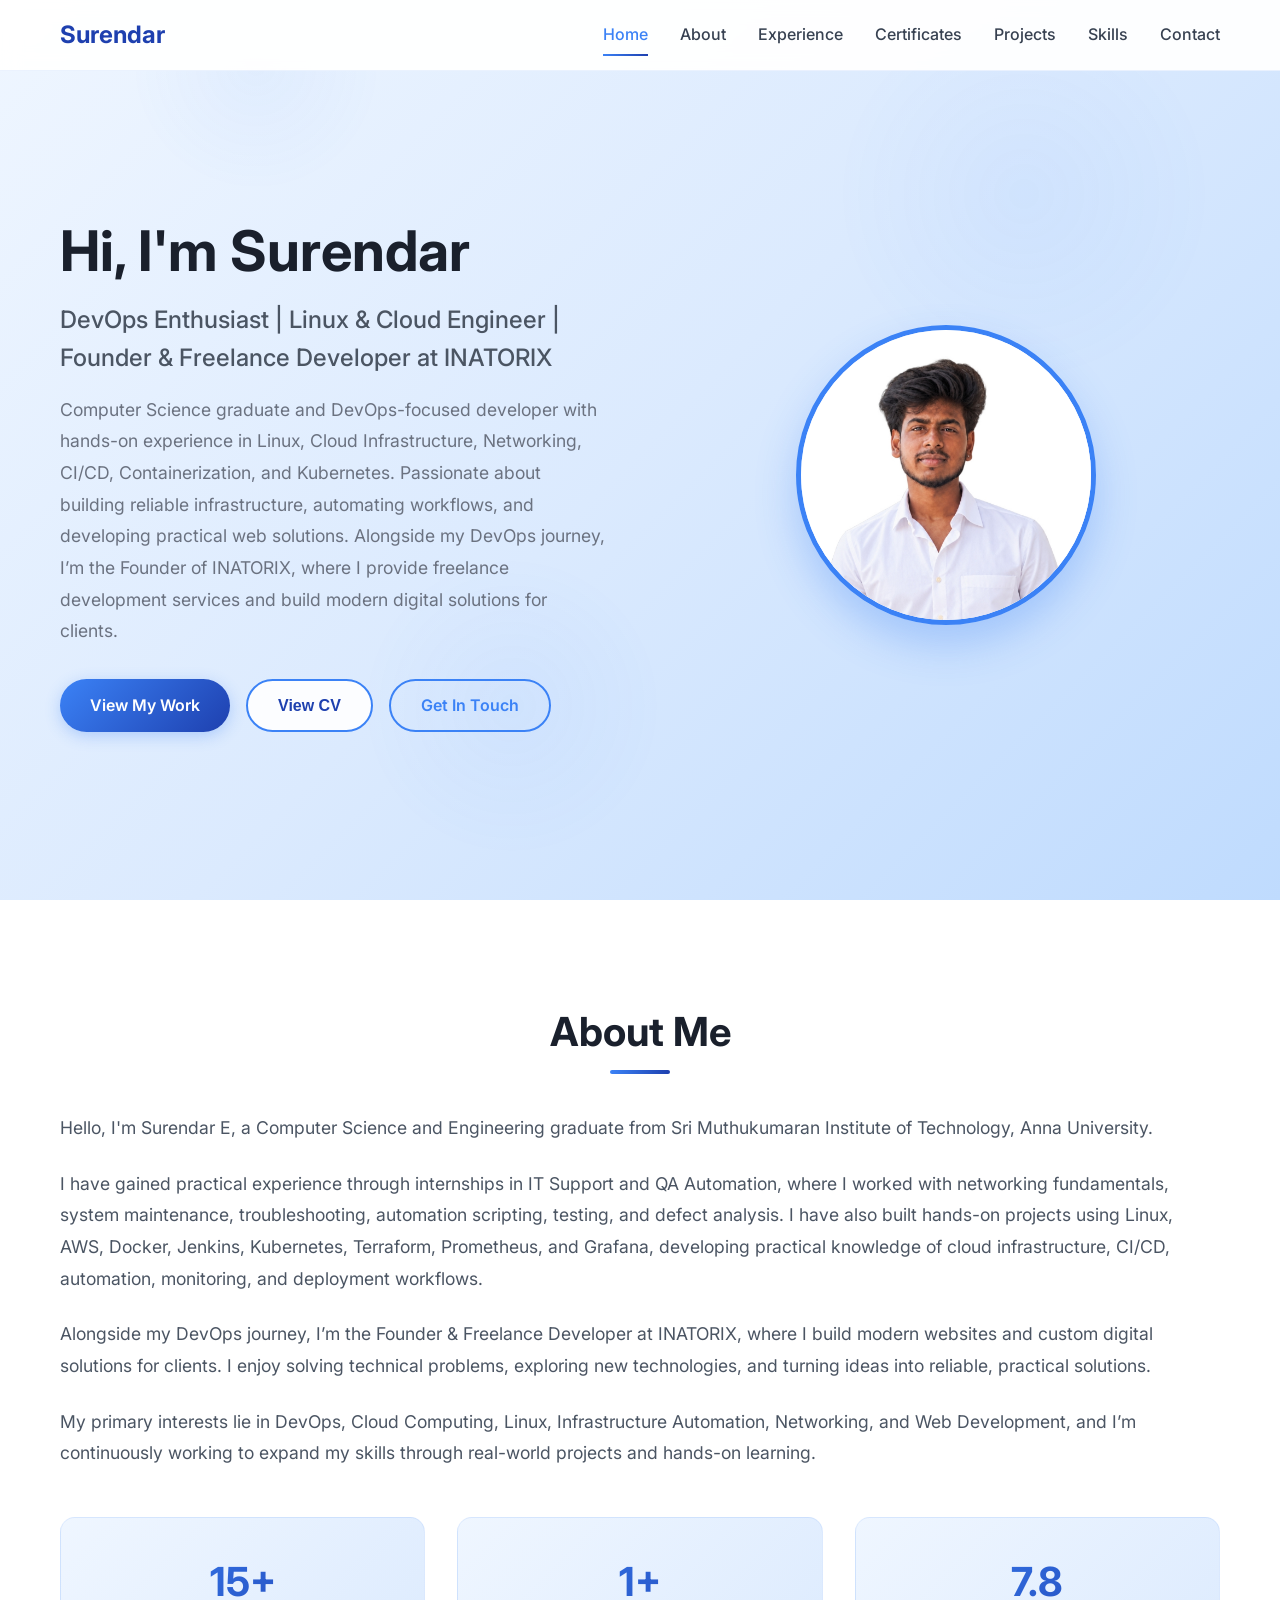
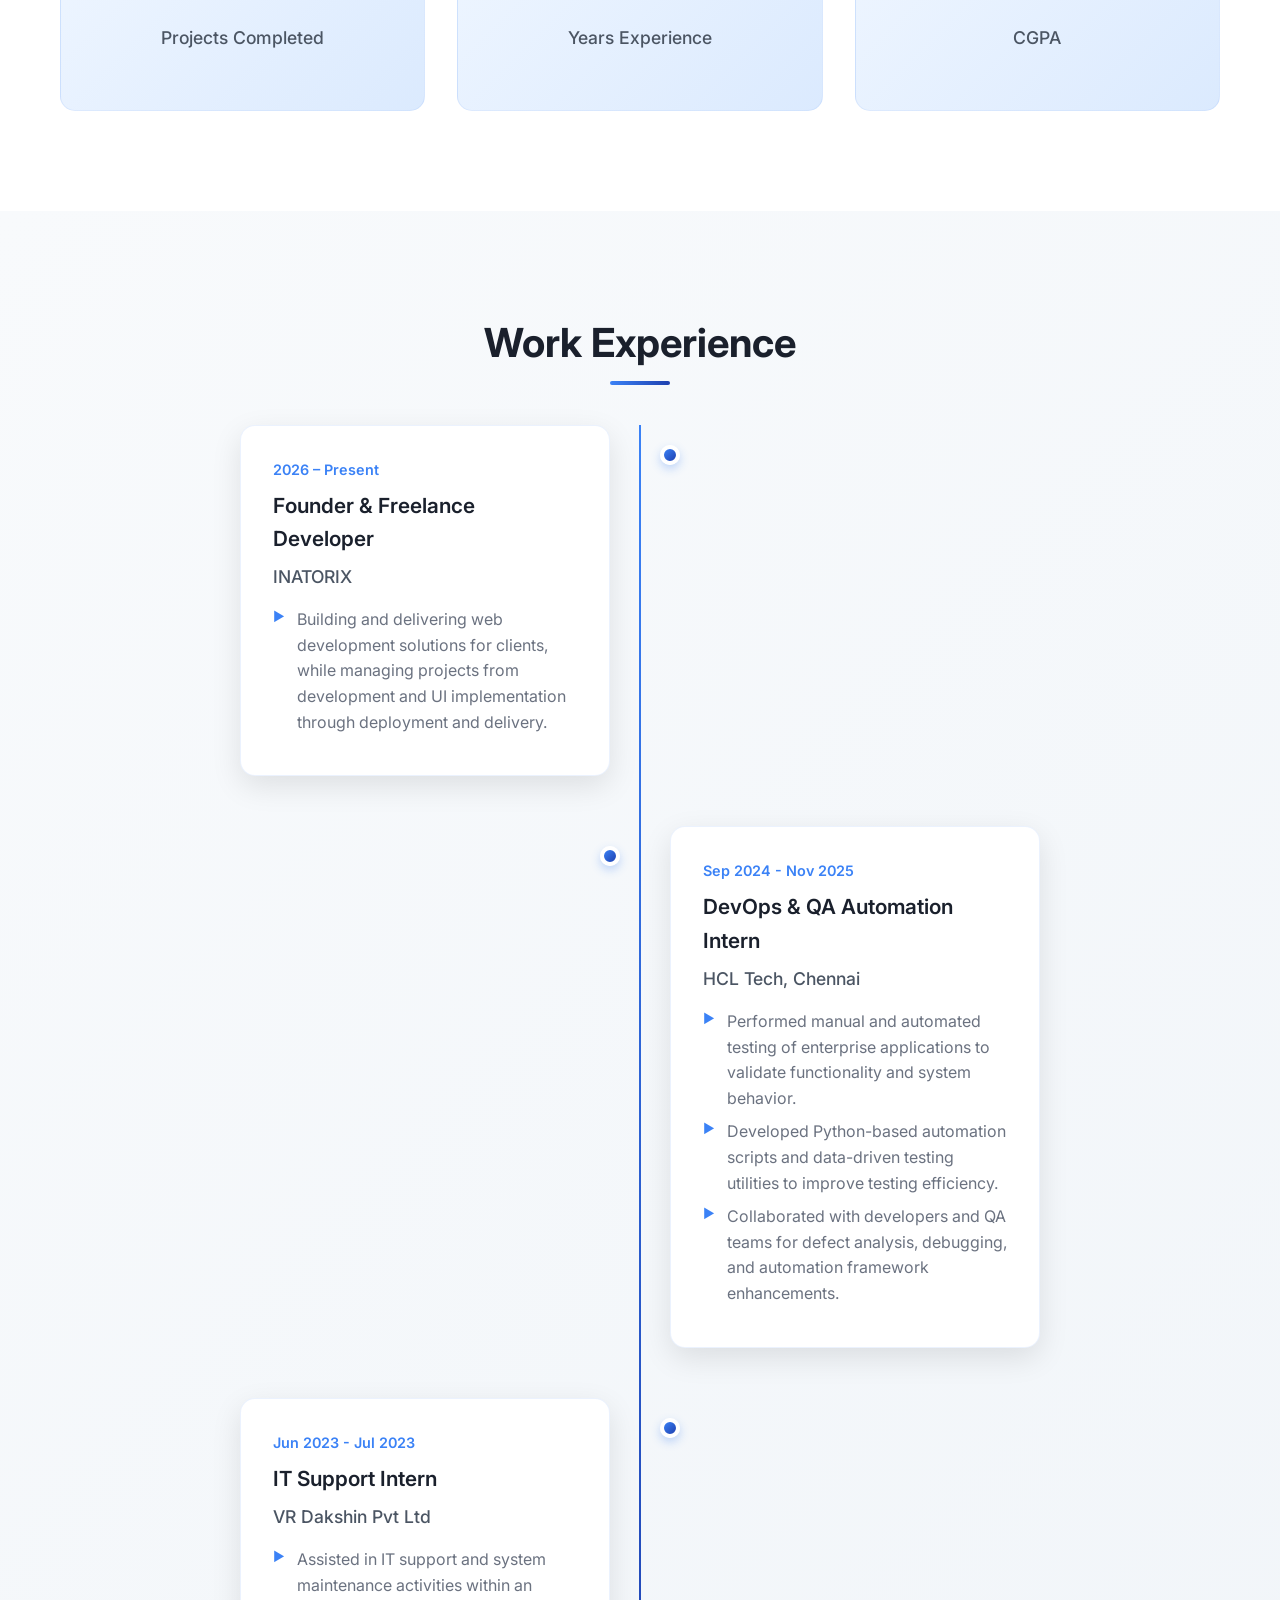
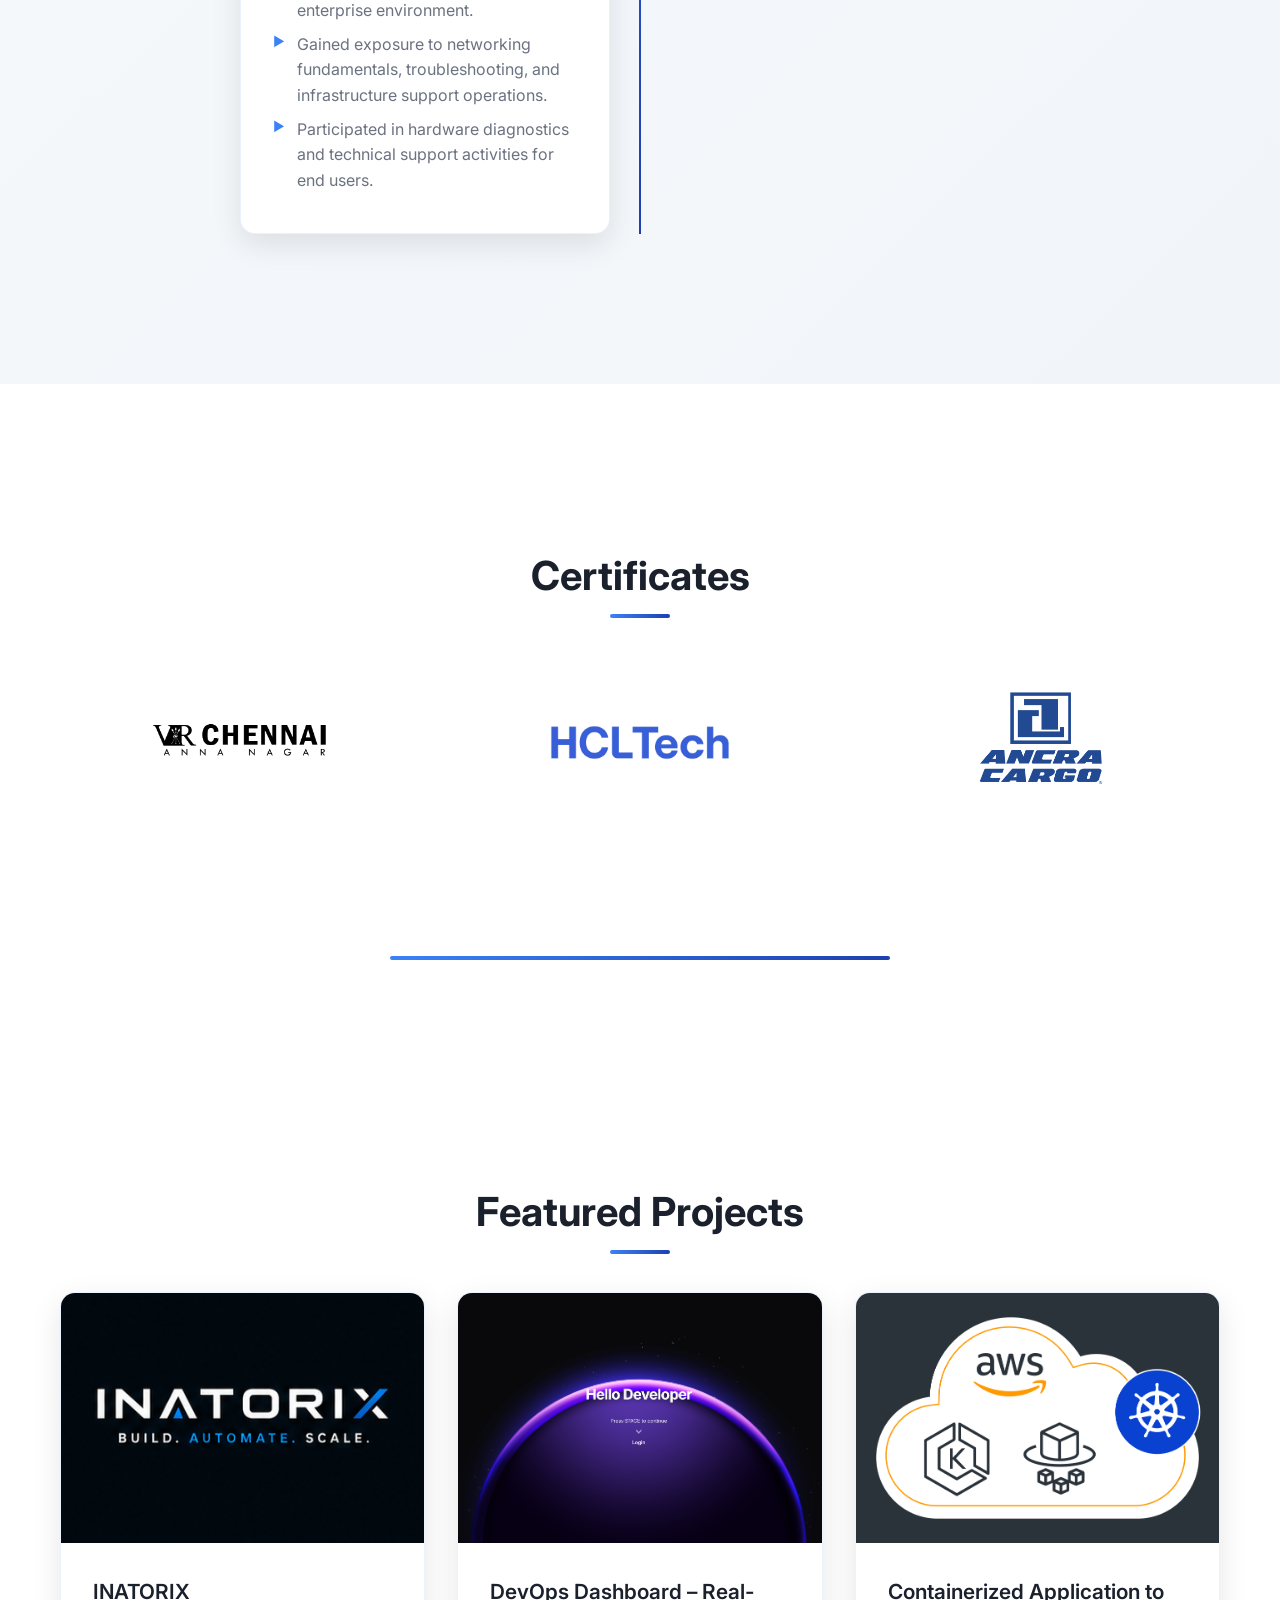
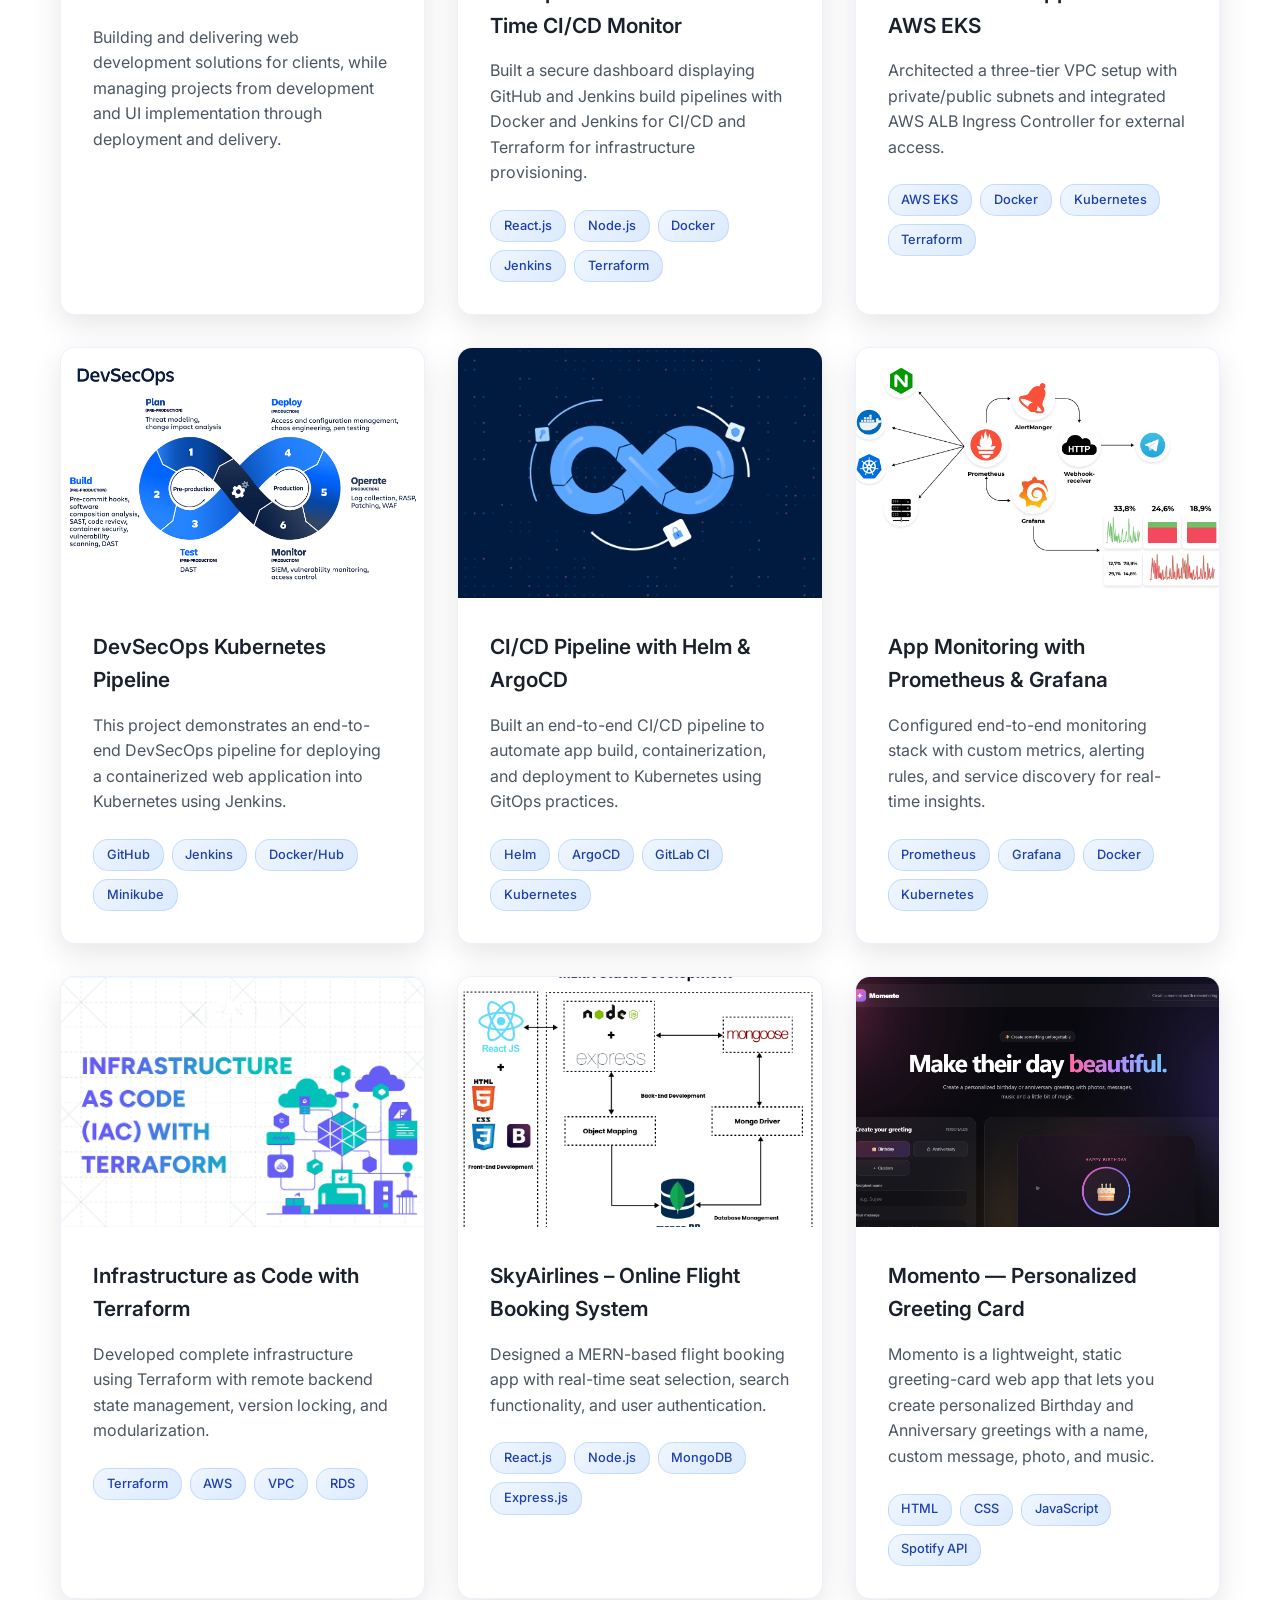
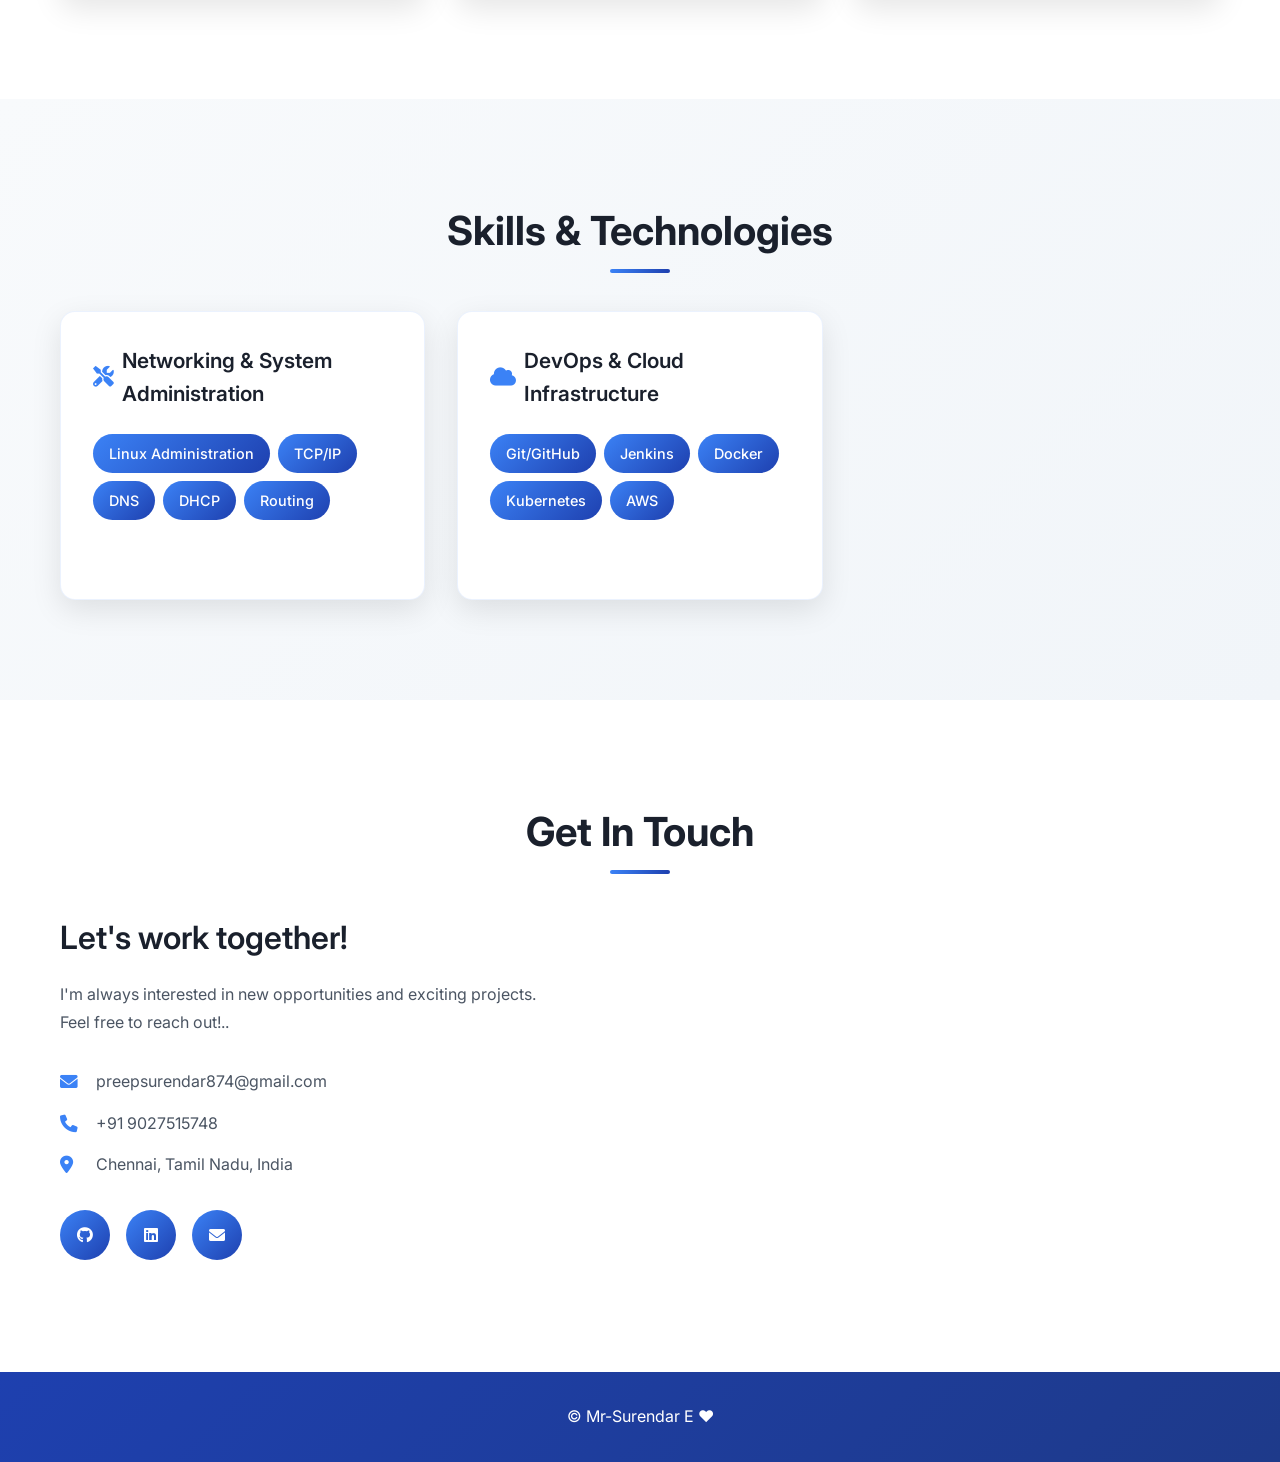
<file: index.html>
<!DOCTYPE html>
<html lang="en">
<head>
    <meta charset="UTF-8">
    <meta name="viewport" content="width=device-width, initial-scale=1.0">
    <title>Surendar - Engineer & Developer</title>
    <link rel="icon" href="files/surey.jpg">
    <link rel="stylesheet" href="styles.css">
    <link href="https://fonts.googleapis.com/css2?family=Inter:wght@300;400;500;600;700&display=swap" rel="stylesheet">
    <link rel="stylesheet" href="https://cdnjs.cloudflare.com/ajax/libs/font-awesome/6.0.0/css/all.min.css">
</head>
<body>
    <!-- Navigation -->
    <nav class="navbar" id="navbar">
        <div class="nav-container">
            <div class="nav-logo">
                <a href="#home">Surendar</a>
            </div>
            <div class="nav-menu" id="nav-menu">
                <a href="#home" class="nav-link">Home</a>
                <a href="#about" class="nav-link">About</a>
                <a href="#experience" class="nav-link">Experience</a>
                <a href="#certificates" class="nav-link">Certificates</a>
                <a href="#projects" class="nav-link">Projects</a>
                <a href="#skills" class="nav-link">Skills</a>
                <a href="#contact" class="nav-link">Contact</a>
            </div>
            <div class="hamburger" id="hamburger">
                <span></span>
                <span></span>
                <span></span>
            </div>
        </div>
    </nav>

    <!-- Hero Section -->
    <section id="home" class="hero">
        <div class="hero-container">
            <div class="hero-content">
                <h1 class="hero-title">
                    Hi, I'm <span class="highlight">Surendar </span>
                </h1>
                <p class="hero-subtitle">DevOps Enthusiast | Linux & Cloud Engineer | Founder & Freelance Developer at INATORIX</p>
                <p class="hero-description">
                    Computer Science graduate and DevOps-focused developer with hands-on experience in Linux, Cloud Infrastructure, Networking, CI/CD, Containerization, and Kubernetes. 
                    Passionate about building reliable infrastructure, automating workflows, and developing practical web solutions. Alongside my DevOps journey, 
                    I’m the Founder of INATORIX, where I provide freelance development services and build modern digital solutions for clients. 
                    
                </p>
                <div class="hero-buttons">
                    <a href="#projects" class="btn btn-primary">View My Work</a>
                    <button id="view-cv-btn" class="btn btn-secondary">View CV</button>
                    <a href="#contact" class="btn btn-outline">Get In Touch</a>
                </div>
            </div>
            <div class="hero-image">
                <div class="profile-card">
                    <div class="profile-img">
                        <img src="files/1792130693070.jpg" alt="Surendar E Profile Picture">
                    </div>
                </div>
            </div>
        </div>
    </section>

    <!-- About Section -->
    <section id="about" class="about">
        <div class="container">
            <h2 class="section-title">About Me</h2>
            <div class="about-content">
                <div class="about-text">
                   <p>
                    Hello, I'm Surendar E, a Computer Science and Engineering graduate from Sri Muthukumaran Institute of Technology, Anna University.
                   </p>
                   <p>
                   I have gained practical experience through internships in IT Support and QA Automation, where I worked with networking fundamentals, system maintenance, troubleshooting, automation scripting, testing, and defect analysis. I have also built hands-on projects using Linux, AWS, Docker, Jenkins, Kubernetes, Terraform, Prometheus, and Grafana, developing practical knowledge of cloud infrastructure, CI/CD, automation, monitoring, and deployment workflows.
                  </p>
                  <p>
                  Alongside my DevOps journey, I’m the Founder & Freelance Developer at INATORIX, where I build modern websites and custom digital solutions for clients. I enjoy solving technical problems, exploring new technologies, and turning ideas into reliable, practical solutions.
                  </p>
                 <p>
                 My primary interests lie in DevOps, Cloud Computing, Linux, Infrastructure Automation, Networking, and Web Development, and I’m continuously working to expand my skills through real-world projects and hands-on learning.
                 </p>

                    <div class="about-stats">
                        <div class="stat">
                            <h3>15+</h3>
                            <p>Projects Completed</p>
                        </div>
                        <div class="stat">
                            <h3>1+</h3>
                            <p>Years Experience</p>
                        </div>
                        <div class="stat">
                            <h3>7.8</h3>
                            <p>CGPA</p>
                        </div>
                    </div>
                </div>
            </div>
        </div>
    </section>

    <!-- Experience Section -->
    <section id="experience" class="experience">
        <div class="container">
            <h2 class="section-title">Work Experience</h2>
            <div class="timeline">
                <div class="timeline-item">
                    <div class="timeline-dot"></div>
                    <div class="timeline-content">
                        <div class="timeline-date">2026 – Present</div>
                        <h3>Founder & Freelance Developer</h3>
                        <h4>INATORIX</h4>
                        <ul>
                            <li>Building and delivering web development solutions for clients, while managing projects from development and UI implementation through deployment and delivery.</li>
                            
                        </ul>
                    </div>
                </div>
                <div class="timeline-item">
                    <div class="timeline-dot"></div>
                    <div class="timeline-content">
                        <div class="timeline-date">Sep 2024 - Nov 2025</div>
                        <h3>DevOps & QA Automation Intern</h3>
                        <h4>HCL Tech, Chennai</h4>
                        <ul>
                            <li>Performed manual and automated testing of enterprise applications to validate functionality and system behavior.</li>
                            <li>Developed Python-based automation scripts and data-driven testing utilities to improve testing efficiency.</li>
                            <li>Collaborated with developers and QA teams for defect analysis, debugging, and automation framework enhancements.</li>
                            
                        </ul>
                    </div>
                </div>
                <div class="timeline-item">
                    <div class="timeline-dot"></div>
                    <div class="timeline-content">
                        <div class="timeline-date">Jun 2023 - Jul 2023</div>
                        <h3>IT Support Intern</h3>
                        <h4>VR Dakshin Pvt Ltd</h4>
                        <ul>
                            <li>Assisted in IT support and system maintenance activities within an enterprise environment.</li>
                            <li>Gained exposure to networking fundamentals, troubleshooting, and infrastructure support operations.</li>
                            <li>Participated in hardware diagnostics and technical support activities for end users.</li>
                        </ul>
                    </div>
                </div>
            </div>
        </div>
    </section>

    <!-- Certificates -->
    <section id="certificates" class="certificates">
        <div class="container">
            <h2 class="section-title">Certificates</h2>
    
            <div class="certificates-grid">   
             <!-- VR -->
             <div class="certificate-card" onclick="openCertificates('vr')">
               <div class="certificate-logo">
                 <img src="files/vrchennai.jpg" alt="VR Dakshin Logo" class="logo-wide">
               </div>
               <span class="certificate-btn">View Certificate</span>
             </div>             
            <!-- HCL -->
            <div class="certificate-card">
              <div class="certificate-logo">
                <img src="files/HCLTech-Logo.jpg" alt="HCL Logo" class="logo-wide">
              </div>
            
              <div class="certificate-btn-group">
                <button
                  class="certificate-btn"
                  onclick="openHclWeb()"
                  type="button"
                >
                  Web Dev Intern
                </button>
            
                <button
                  class="certificate-btn"
                  onclick="openHclFinalYear()"
                  type="button"
                >
                  Final Year Project
                </button>
              </div>
            </div>         
             <!-- ANCRA -->
             <div class="certificate-card" onclick="openCertificates('ancra')">
               <div class="certificate-logo">
                 <img src="files/Ancra_logo.webp" alt="ANCRA Logo" class="logo-tall">
               </div>
               <span class="certificate-btn">View Certificate</span>
             </div>
            </div>
        </div>
    </section>

    <!-- Projects Section -->
    <section id="projects" class="projects">
        <div class="container">
            <h2 class="section-title">Featured Projects</h2>
            <div class="projects-grid">
                <div class="project-card">
                    <div class="project-image">
                        <img src="files/inatorix.png" alt="INATORIX">
                        <div class="project-overlay">
                            <div class="project-links">
                                <a href="https://github.com/Mr-Surendar" class="project-link" target="_blank"><i class="fab fa-github"></i></a>
                                <a href="https://mr-surendar.github.io/Momento.github.io/" class="project-link" target="_blank" rel="noopener noreferrer" aria-label="Open INATORIX project"><i class="fas fa-external-link-alt"></i></a>
                            </div>
                        </div>
                    </div>
                    <div class="project-content">
                        <h3>INATORIX</h3>
                        <p>Building and delivering web development solutions for clients, while managing projects from development and UI implementation through deployment and delivery.</p>
                        <div class="project-tech">
                        </div>
                    </div>
                </div>
                <div class="project-card">
                    <div class="project-image">
                        <img src="files/devops-dashboard.png" alt="DevOps Dashboard">
                        <div class="project-overlay">
                            <div class="project-links">
                                <a href="https://github.com/Mr-Surendar/DevOps-Dashboard.git" class="project-link" target="_blank"><i class="fab fa-github"></i></a>
                                <a href="#" class="project-link"><i class="fas fa-external-link-alt"></i></a>
                            </div>
                        </div>
                    </div>
                    <div class="project-content">
                        <h3>DevOps Dashboard – Real-Time CI/CD Monitor</h3>
                        <p>Built a secure dashboard displaying GitHub and Jenkins build pipelines with Docker and Jenkins for CI/CD and Terraform for infrastructure provisioning.</p>
                        <div class="project-tech">
                            <span>React.js</span>
                            <span>Node.js</span>
                            <span>Docker</span>
                            <span>Jenkins</span>
                            <span>Terraform</span>
                        </div>
                    </div>
                </div>

                <div class="project-card">
                    <div class="project-image">
                        <img src="files/aws-eks.png" alt="AWS EKS Deployment">
                        <div class="project-overlay">
                            <div class="project-links">
                                <a href="https://github.com/Mr-Surendar" class="project-link" target="_blank"><i class="fab fa-github"></i></a>
                                <a href="#" class="project-link"><i class="fas fa-external-link-alt"></i></a>
                            </div>
                        </div>
                    </div>
                    <div class="project-content">
                        <h3>Containerized Application to AWS EKS</h3>
                        <p>Architected a three-tier VPC setup with private/public subnets and integrated AWS ALB Ingress Controller for external access.</p>
                        <div class="project-tech">
                            <span>AWS EKS</span>
                            <span>Docker</span>
                            <span>Kubernetes</span>
                            <span>Terraform</span>
                        </div>
                    </div>
                </div>

                <div class="project-card">
                    <div class="project-image">
                        <img src="files/kubecalc.png" alt="Kubecalc Project">
                        <div class="project-overlay">
                            <div class="project-links">
                                <a href="https://github.com/Mr-Surendar/kubecalc.git" class="project-link" target="_blank"><i class="fab fa-github"></i></a>
                                <a href="#" class="project-link"><i class="fas fa-external-link-alt"></i></a>
                            </div>
                        </div>
                    </div>
                    <div class="project-content">
                        <h3>DevSecOps Kubernetes Pipeline</h3>
                        <p>This project demonstrates an end-to-end DevSecOps pipeline for deploying a containerized web application into Kubernetes using Jenkins.</p>
                        <div class="project-tech">
                            <span>GitHub</span>
                            <span>Jenkins</span>
                            <span>Docker/Hub</span>
                            <span>Minikube</span>
                        </div>
                    </div>
                </div>

                <div class="project-card">
                    <div class="project-image">
                        <img src="files/cicd-pipeline.png" alt="CI/CD Pipeline">
                        <div class="project-overlay">
                            <div class="project-links">
                                <a href="https://github.com/Mr-Surendar/CI-CD-with-Helm-ArgoCD.git" class="project-link" target="_blank"><i class="fab fa-github"></i></a>
                                <a href="#" class="project-link"><i class="fas fa-external-link-alt"></i></a>
                            </div>
                        </div>
                    </div>
                    <div class="project-content">
                        <h3>CI/CD Pipeline with Helm & ArgoCD</h3>
                        <p>Built an end-to-end CI/CD pipeline to automate app build, containerization, and deployment to Kubernetes using GitOps practices.</p>
                        <div class="project-tech">
                            <span>Helm</span>
                            <span>ArgoCD</span>
                            <span>GitLab CI</span>
                            <span>Kubernetes</span>
                        </div>
                    </div>
                </div>

                <div class="project-card">
                    <div class="project-image">
                        <img src="files/monitoring-stack.png" alt="Monitoring Stack">
                        <div class="project-overlay">
                            <div class="project-links">
                                <a href="https://github.com/Mr-Surendar/App-Monitoring-with-Prometheus-Grafana.git" class="project-link" target="_blank"><i class="fab fa-github"></i></a>
                                <a href="#" class="project-link"><i class="fas fa-external-link-alt"></i></a>
                            </div>
                        </div>
                    </div>
                    <div class="project-content">
                        <h3>App Monitoring with Prometheus & Grafana</h3>
                        <p>Configured end-to-end monitoring stack with custom metrics, alerting rules, and service discovery for real-time insights.</p>
                        <div class="project-tech">
                            <span>Prometheus</span>
                            <span>Grafana</span>
                            <span>Docker</span>
                            <span>Kubernetes</span>
                        </div>
                    </div>
                </div>

                <div class="project-card">
                    <div class="project-image">
                        <img src="files/infrastructure.png" alt="Infrastructure as Code">
                        <div class="project-overlay">
                            <div class="project-links">
                                <a href="https://github.com/Mr-Surendar/Infrastructure-as-Code-with-Terraform.git" class="project-link" target="_blank"><i class="fab fa-github"></i></a>
                                <a href="#" class="project-link"><i class="fas fa-external-link-alt"></i></a>
                            </div>
                        </div>
                    </div>
                    <div class="project-content">
                        <h3>Infrastructure as Code with Terraform</h3>
                        <p>Developed complete infrastructure using Terraform with remote backend state management, version locking, and modularization.</p>
                        <div class="project-tech">
                            <span>Terraform</span>
                            <span>AWS</span>
                            <span>VPC</span>
                            <span>RDS</span>
                        </div>
                    </div>
                </div>
                                <div class="project-card">
                    <div class="project-image">
                        <img src="files/skyairlines.png" alt="SkyAirlines">
                        <div class="project-overlay">
                            <div class="project-links">
                                <a href="https://github.com/Mr-Surendar/Flight-Booking-App.git" class="project-link" target="_blank"><i class="fab fa-github"></i></a>
                                <a href="#" class="project-link"><i class="fas fa-external-link-alt"></i></a>
                            </div>
                        </div>
                    </div>
                    <div class="project-content">
                        <h3>SkyAirlines – Online Flight Booking System</h3>
                        <p>Designed a MERN-based flight booking app with real-time seat selection, search functionality, and user authentication.</p>
                        <div class="project-tech">
                            <span>React.js</span>
                            <span>Node.js</span>
                            <span>MongoDB</span>
                            <span>Express.js</span>
                        </div>
                    </div>
                </div>
                                <div class="project-card">
                    <div class="project-image">
                        <img src="files/momento.png" alt="Momento">
                        <div class="project-overlay">
                            <div class="project-links">
                                <a href="https://github.com/Mr-Surendar/Momento.github.io" class="project-link" target="_blank"><i class="fab fa-github"></i></a>
                                <a href="#" class="project-link"><i class="fas fa-external-link-alt"></i></a>
                            </div>
                        </div>
                    </div>
                    <div class="project-content">
                        <h3>Momento — Personalized Greeting Card</h3>
                        <p>Momento is a lightweight, static greeting-card web app that lets you create personalized Birthday and Anniversary greetings with a name, custom message, photo, and music.</p>
                        <div class="project-tech">
                            <span>HTML</span>
                            <span>CSS</span>
                            <span>JavaScript</span>
                            <span>Spotify API</span>
                        </div>
                    </div>
                </div>
            </div>
        </div>
    </section>

    <!-- Skills Section -->
    <section id="skills" class="skills">
        <div class="container">
            <h2 class="section-title">Skills & Technologies</h2>
            <div class="skills-grid">
                <div class="skill-category">
                    <h3><i class="fas fa-tools"></i> Networking & System Administration</h3>
                    <div class="skill-items">
                        <span class="skill-item">Linux Administration</span>
                        <span class="skill-item">TCP/IP</span>
                        <span class="skill-item">DNS</span>
                        <span class="skill-item">DHCP</span>
                        <span class="skill-item">Routing</span>
                        <span class="skill-item">Network Troubleshooting</span>
                    </div>
                </div>
                <div class="skill-category">
                    <h3><i class="fas fa-cloud"></i> DevOps & Cloud Infrastructure</h3>
                    <div class="skill-items">
                        <span class="skill-item">Git/GitHub</span>
                        <span class="skill-item">Jenkins</span>
                        <span class="skill-item">Docker</span>
                        <span class="skill-item">Kubernetes</span>
                        <span class="skill-item">AWS</span>
                        <span class="skill-item">Terraform</span>
                    </div>
                </div>
                <div class="skill-category">
                    <h3><i class="fas fa-code"></i> Monitoring & Observability</h3>
                    <div class="skill-items">
                        <span class="skill-item">Prometheus</span>
                        <span class="skill-item">Grafana</span>
                        <span class="skill-item">Node Exporter</span>
                    </div>
                </div>
            </div>
        </div>
    </section>

    <!-- Contact Section -->
    <section id="contact" class="contact">
        <div class="container">
            <h2 class="section-title">Get In Touch</h2>
            <div class="contact-content">
                <div class="contact-info">
                    <h3>Let's work together!</h3>
                    <p>I'm always interested in new opportunities and exciting projects. Feel free to reach out!..</p>
                    <div class="contact-details">
                        <div class="contact-item">
                            <i class="fas fa-envelope"></i>
                            <span>preepsurendar874@gmail.com</span>
                        </div>
                        <div class="contact-item">
                            <i class="fas fa-phone"></i>
                            <span>+91 9027515748</span>
                        </div>
                        <div class="contact-item">
                            <i class="fas fa-map-marker-alt"></i>
                            <span>Chennai, Tamil Nadu, India</span>
                        </div>
                    </div>
                    <div class="social-links">
                        <a href="https://github.com/Mr-Surendar" class="social-link" target="_blank"><i class="fab fa-github"></i></a>
                        <a href="https://www.linkedin.com/in/surendar-e1074" class="social-link" target="_blank"><i class="fab fa-linkedin"></i></a>
                        <a href="mailto:preepsurendar874@gmail.com" class="social-link"><i class="fas fa-envelope"></i></a>
                    </div>
                </div>
                <div class="contact-form dino-wrapper">
                  <canvas id="dinoCanvas"></canvas>
                  <button id="dinoBtn" class="dino-btn">▶Start</button>
                </div>
            </div>
        </div>
    </section>

    <!-- Footer -->
    <footer class="footer">
        <div class="container">
            <p>&copy; Mr-Surendar E ❤︎ </p>
        </div>
    </footer>

    <!-- CV Modal -->
    <div id="cv-modal" class="modal">
        <div class="modal-content">
            <div class="modal-header">
                <h2>Surendar - Resume</h2>
                <div class="modal-actions">
                    <button id="download-cv-btn" class="btn btn-primary">
                        <i class="fas fa-download"></i> Download CV
                    </button>
                    <button id="open-cv-btn" class="btn btn-secondary">
                        <i class="fas fa-external-link-alt"></i> Open in New Tab
                    </button>
                    <span class="close">&times;</span>
                </div>
            </div>
            <div class="modal-body">
                <div class="cv-viewer">
                    <div class="cv-loading" id="cv-loading">
                        <div class="loading-spinner"></div>
                        <p>Loading resume...</p>
                    </div>
                    <iframe id="cv-iframe" width="100%" height="600px" frameborder="0" style="display: none;">
                    </iframe>
                    <div class="cv-fallback" id="cv-fallback" style="display: none;">
                        <div class="fallback-message">
                            <i class="fas fa-file-pdf" style="font-size: 3rem; color: #3b82f6; margin-bottom: 1rem;"></i>
                            <h3>Resume Preview</h3>
                            <p>Your browser doesn't support PDF viewing. Use the buttons above to download or open in a new tab.</p>
                            <div class="fallback-buttons">
                                <button id="retry-cv-btn" class="btn btn-outline">
                                    <i class="fas fa-redo"></i> Try Again
                                </button>
                            </div>
                        </div>
                    </div>
                    <div class="cv-embed-fallback" id="cv-embed-fallback" style="display: none;">
                        <embed id="cv-embed" src="/placeholder.svg" type="application/pdf" width="100%" height="600px">
                    </div>
                </div>
            </div>
        </div>
    </div>

    <script src="script.js"></script>
</body>
</html>
</file>
<file: styles.css>
/* Reset and Base Styles */
* {
  margin: 0;
  padding: 0;
  box-sizing: border-box;
}

html {
  scroll-behavior: smooth;
}

body {
  font-family: "Inter", sans-serif;
  line-height: 1.6;
  color: #1a202c;
  background-color: #ffffff;
  overflow-x: hidden;
}

.container {
  max-width: 1200px;
  margin: 0 auto;
  padding: 0 20px;
}

/* Navigation */
.navbar {
  position: fixed;
  top: 0;
  width: 100%;
  background: rgba(255, 255, 255, 0.95);
  backdrop-filter: blur(10px);
  z-index: 1000;
  transition: all 0.3s ease;
  border-bottom: 1px solid rgba(59, 130, 246, 0.1);
}

.navbar.scrolled {
  box-shadow: 0 4px 20px rgba(59, 130, 246, 0.1);
  background: rgba(255, 255, 255, 0.98);
}

.nav-container {
  max-width: 1200px;
  margin: 0 auto;
  padding: 0 20px;
  display: flex;
  justify-content: space-between;
  align-items: center;
  height: 70px;
}

.nav-logo a {
  font-size: 1.5rem;
  font-weight: 700;
  color: #1e40af;
  text-decoration: none;
  transition: color 0.3s ease;
}

.nav-logo a:hover {
  color: #3b82f6;
}

.nav-menu {
  display: flex;
  gap: 2rem;
}

.nav-link {
  color: #374151;
  text-decoration: none;
  font-weight: 500;
  transition: all 0.3s ease;
  position: relative;
  padding: 0.5rem 0;
}

.nav-link:hover {
  color: #3b82f6;
}

.nav-link::after {
  content: "";
  position: absolute;
  width: 0;
  height: 2px;
  bottom: 0;
  left: 0;
  background: linear-gradient(90deg, #3b82f6, #1e40af);
  transition: width 0.3s ease;
}

.nav-link:hover::after,
.nav-link.active::after {
  width: 100%;
}

.hamburger {
  display: none;
  flex-direction: column;
  cursor: pointer;
  padding: 5px;
}

.hamburger span {
  width: 25px;
  height: 3px;
  background: #1e40af;
  margin: 3px 0;
  transition: 0.3s;
  border-radius: 2px;
}

.hamburger.active span:nth-child(1) {
  transform: rotate(-45deg) translate(-5px, 6px);
}

.hamburger.active span:nth-child(2) {
  opacity: 0;
}

.hamburger.active span:nth-child(3) {
  transform: rotate(45deg) translate(-5px, -6px);
}

/* Hero Section */
.hero {
  min-height: 100vh;
  display: flex;
  align-items: center;
  padding: 100px 0 50px;
  background: linear-gradient(135deg, #eff6ff 0%, #dbeafe 50%, #bfdbfe 100%);
  position: relative;
  overflow: hidden;
}

.hero::before {
  content: "";
  position: absolute;
  top: 0;
  left: 0;
  right: 0;
  bottom: 0;
  background: url('data:image/svg+xml,<svg xmlns="http://www.w3.org/2000/svg" viewBox="0 0 1000 1000"><defs><radialGradient id="a" cx="50%" cy="50%"><stop offset="0%" stop-color="%233b82f6" stop-opacity="0.1"/><stop offset="100%" stop-color="%233b82f6" stop-opacity="0"/></radialGradient></defs><circle cx="200" cy="200" r="100" fill="url(%23a)"/><circle cx="800" cy="300" r="150" fill="url(%23a)"/><circle cx="400" cy="700" r="120" fill="url(%23a)"/></svg>')
    no-repeat center center;
  background-size: cover;
  opacity: 0.5;
  z-index: 0;
}

.hero-container {
  max-width: 1200px;
  margin: 0 auto;
  padding: 0 20px;
  display: grid;
  grid-template-columns: 1fr 1fr;
  gap: 4rem;
  align-items: center;
  position: relative;
  z-index: 1;
}

.hero-content {
  animation: fadeInUp 1s ease-out;
}

.hero-title {
  font-size: 3.5rem;
  font-weight: 700;
  margin-bottom: 1rem;
  color: #1a202c;
  line-height: 1.2;
}

.highlight {
  background: linear-gradient(135deg, #3b82f6, #1e40af);
  -webkit-background-clip: text;
  -webkit-text-fill-color: transparent;
  background-clip: text;
}

.hero-subtitle {
  font-size: 1.5rem;
  color: #4b5563;
  margin-bottom: 1rem;
  font-weight: 500;
}

.hero-description {
  font-size: 1.1rem;
  color: #6b7280;
  margin-bottom: 2rem;
  line-height: 1.8;
}

.hero-buttons {
  display: flex;
  gap: 1rem;
  flex-wrap: wrap;
}

.btn {
  padding: 12px 30px;
  border-radius: 50px;
  text-decoration: none;
  font-weight: 600;
  transition: all 0.3s ease;
  display: inline-flex;
  align-items: center;
  gap: 0.5rem;
  border: none;
  cursor: pointer;
  font-size: 1rem;
  position: relative;
  overflow: hidden;
}

.btn::before {
  content: "";
  position: absolute;
  top: 0;
  left: -100%;
  width: 100%;
  height: 100%;
  background: linear-gradient(90deg, transparent, rgba(255, 255, 255, 0.2), transparent);
  transition: left 0.5s;
}

.btn:hover::before {
  left: 100%;
}

.btn-primary {
  background: linear-gradient(135deg, #3b82f6, #1e40af);
  color: white;
  box-shadow: 0 4px 15px rgba(59, 130, 246, 0.3);
}

.btn-primary:hover {
  transform: translateY(-2px);
  box-shadow: 0 8px 25px rgba(59, 130, 246, 0.4);
}

.btn-secondary {
  background: rgba(255, 255, 255, 0.9);
  color: #1e40af;
  border: 2px solid #3b82f6;
  backdrop-filter: blur(10px);
}

.btn-secondary:hover {
  background: #3b82f6;
  color: white;
  transform: translateY(-2px);
}

.btn-outline {
  background: transparent;
  color: #3b82f6;
  border: 2px solid #3b82f6;
}

.btn-outline:hover {
  background: #3b82f6;
  color: white;
  transform: translateY(-2px);
}

.hero-image {
  display: flex;
  justify-content: center;
  animation: fadeInRight 1s ease-out;
}

.profile-card {
  position: relative;
}

.profile-img {
  width: 300px;
  height: 300px;
  border-radius: 50%;
  overflow: hidden;
  border: 5px solid #3b82f6;
  box-shadow: 0 20px 40px rgba(59, 130, 246, 0.3);
  position: relative;
  animation: float 6s ease-in-out infinite;
}

.profile-img::before {
  content: "";
  position: absolute;
  top: -50%;
  left: -50%;
  width: 200%;
  height: 200%;
  background: linear-gradient(45deg, transparent, rgba(59, 130, 246, 0.1), transparent);
  animation: rotate 4s linear infinite;
  z-index: -1;
}

.profile-img img {
  width: 100%;
  height: 100%;
  object-fit: cover;
}

/* Section Styles */
section {
  position: relative;
  z-index: 1;
}

.section-title {
  text-align: center;
  font-size: 2.5rem;
  font-weight: 700;
  margin-bottom: 3rem;
  color: #1a202c;
  position: relative;
}

.section-title::after {
  content: "";
  position: absolute;
  width: 60px;
  height: 4px;
  background: linear-gradient(90deg, #3b82f6, #1e40af);
  bottom: -10px;
  left: 50%;
  transform: translateX(-50%);
  border-radius: 2px;
}

/* About Section */
.about {
  padding: 100px 0;
  background: #ffffff;
}

.about-text p {
  font-size: 1.1rem;
  color: #4b5563;
  margin-bottom: 1.5rem;
  line-height: 1.8;
}

.about-stats {
  display: grid;
  grid-template-columns: repeat(3, 1fr);
  gap: 2rem;
  margin-top: 3rem;
}

.stat {
  text-align: center;
  padding: 2rem;
  background: linear-gradient(135deg, #eff6ff, #dbeafe);
  border-radius: 15px;
  border: 1px solid rgba(59, 130, 246, 0.1);
  transition: transform 0.3s ease;
}

.stat:hover {
  transform: translateY(-5px);
}

.stat h3 {
  font-size: 2.5rem;
  font-weight: 700;
  background: linear-gradient(135deg, #3b82f6, #1e40af);
  -webkit-background-clip: text;
  -webkit-text-fill-color: transparent;
  background-clip: text;
  margin-bottom: 0.5rem;
}

.stat p {
  color: #4b5563;
  font-weight: 500;
}

/* Experience Section */
.experience {
  padding: 100px 0;
  background: linear-gradient(135deg, #f8fafc, #f1f5f9);
}

.timeline {
  max-width: 800px;
  margin: 0 auto;
  position: relative;
}

.timeline::before {
  content: "";
  position: absolute;
  left: 50%;
  top: 0;
  bottom: 0;
  width: 2px;
  background: linear-gradient(180deg, #3b82f6, #1e40af);
  transform: translateX(-50%);
}

.timeline-item {
  display: flex;
  justify-content: flex-end;
  padding-right: 30px;
  position: relative;
  margin: 50px 0;
  width: 50%;
}

.timeline-item:nth-child(even) {
  align-self: flex-end;
  justify-content: flex-start;
  padding-left: 30px;
  padding-right: 0;
  margin-left: 50%;
}

.timeline-dot {
  height: 20px;
  width: 20px;
  background: linear-gradient(135deg, #3b82f6, #1e40af);
  border-radius: 50%;
  position: absolute;
  top: 20px;
  right: -40px;
  border: 4px solid white;
  box-shadow: 0 4px 10px rgba(59, 130, 246, 0.3);
}

.timeline-item:nth-child(even) .timeline-dot {
  left: -40px;
  right: auto;
}

.timeline-content {
  background: white;
  padding: 2rem;
  border-radius: 15px;
  box-shadow: 0 10px 30px rgba(0, 0, 0, 0.1);
  border: 1px solid rgba(59, 130, 246, 0.1);
  transition: transform 0.3s ease;
}

.timeline-content:hover {
  transform: translateY(-5px);
}

.timeline-date {
  color: #3b82f6;
  font-weight: 600;
  font-size: 0.9rem;
  margin-bottom: 0.5rem;
}

.timeline-content h3 {
  color: #1a202c;
  font-size: 1.3rem;
  font-weight: 600;
  margin-bottom: 0.5rem;
}

.timeline-content h4 {
  color: #4b5563;
  font-size: 1.1rem;
  font-weight: 500;
  margin-bottom: 1rem;
}

.timeline-content ul {
  list-style: none;
  padding: 0;
}

.timeline-content li {
  color: #6b7280;
  margin-bottom: 0.5rem;
  padding-left: 1.5rem;
  position: relative;
}

.timeline-content li::before {
  content: "▶";
  color: #3b82f6;
  position: absolute;
  left: 0;
  font-size: 0.8rem;
}

/* Certificates */

.certificates {
  padding: 120px 0px;
  margin-top: 40px;
  background: #ffffff;
}

.certificates-grid {
  display: grid;
  grid-template-columns: repeat(auto-fit, minmax(240px, 1fr));
  gap: 2.5rem;
}

/* Compact card */
.certificate-card {
  display: flex;
  flex-direction: column; 
  align-items: center;
  justify-content: center;
  gap: 1.2rem;             
  padding: 1.6rem 1.4rem;  
  border-radius: 14px;
  background: transparent;
  border: 1px solid transparent;
  transition: all 0.3s ease;
  cursor: pointer;
}

/* Logo base */
.certificate-card img {
  height: auto;
  transition: transform 0.3s ease;
}

/* Logo size normalization */
.logo-wide {
  max-width: 180px;
}

.logo-tall {
  max-width: 130px;
}

.certificate-logo {
  height: 110px;     
  display: flex;
  align-items: center;
  justify-content: center;
}

/* Hover card */
.certificate-card:hover {
  background: #ffffff;
  border: 1px solid rgba(59, 130, 246, 0.15);
  box-shadow: 0 8px 24px rgba(0, 0, 0, 0.1);
  transform: translateY(-5px);
}

/* Button – hidden by default */
.certificate-btn {
  opacity: 0;
  transform: translateY(6px);
  transition: all 0.25s ease;
  background: linear-gradient(135deg, #3b82f6, #1e40af);
  color: white;
  padding: 8px 18px; 
  border-radius: 30px;
  font-weight: 600;
  font-size: 0.85rem;
  box-shadow: 0 4px 14px rgba(59, 130, 246, 0.35);
  pointer-events: none;  
}

/* Show button on hover */
.certificate-card:hover .certificate-btn {
  opacity: 1;
  transform: translateY(0);
}

/* Blue divider after Certificates section */
.certificates::after {
  content: "";
  display: block;
  width: 500px;  
  height: 4px;
  margin: 80px auto 0; 
  background: linear-gradient(90deg, #3b82f6, #1e40af);
  border-radius: 2px;
}

/* HCL – two buttons on hover */
.certificate-btn {
  pointer-events: auto;
  cursor: pointer;
  border: none;
  background: linear-gradient(135deg, #3b82f6, #1e40af);
  color: white;
  padding: 8px 18px;
  border-radius: 30px;
  font-weight: 600;
  font-size: 0.85rem;
}


.certificate-btn-group {
  display: flex;
  gap: 1.5rem;
}




/* Show both buttons on hover */
.certificate-card:hover .certificate-btn-group {
  opacity: 1;
  transform: translateY(0);
  text-decoration: none;
  display: flex;
  gap: 1.2rem; 
}

/* Slightly smaller buttons so two fit nicely */
.certificate-btn-group .certificate-btn {
  font-size: 0.75rem;
  padding: 7px 14px;
  white-space: nowrap;
}


/* Projects Section */
.projects {
  padding: 100px 0;
  background: #ffffff;
}

.projects-grid {
  display: grid;
  grid-template-columns: repeat(auto-fit, minmax(350px, 1fr));
  gap: 2rem;
}

.project-card {
  background: white;
  border-radius: 15px;
  overflow: hidden;
  box-shadow: 0 10px 30px rgba(0, 0, 0, 0.1);
  border: 1px solid rgba(59, 130, 246, 0.1);
  transition: all 0.3s ease;
  position: relative;
}

.project-card:hover {
  transform: translateY(-10px);
  box-shadow: 0 20px 40px rgba(59, 130, 246, 0.2);
}

.project-image {
  position: relative;
  overflow: hidden;
  height: 250px;
}

.project-image img {
  width: 100%;
  height: 100%;
  object-fit: cover;
  transition: transform 0.3s ease;
}

.project-overlay {
  position: absolute;
  top: 0;
  left: 0;
  right: 0;
  bottom: 0;
  background: linear-gradient(135deg, rgba(59, 130, 246, 0.95), rgba(30, 64, 175, 0.95));
  display: flex;
  align-items: center;
  justify-content: center;
  opacity: 0;
  visibility: hidden;
  transition: all 0.3s ease;
  z-index: 10;
}

.project-card:hover .project-overlay {
  opacity: 1;
  visibility: visible;
}

.project-card:hover .project-image img {
  transform: scale(1.1);
}

.project-links {
  display: flex;
  gap: 1.5rem;
  z-index: 20;
  position: relative;
}

.project-link {
  width: 60px;
  height: 60px;
  background: rgba(255, 255, 255, 0.95);
  color: #3b82f6;
  display: flex;
  align-items: center;
  justify-content: center;
  border-radius: 50%;
  text-decoration: none;
  transition: all 0.3s ease;
  font-size: 1.2rem;
  box-shadow: 0 4px 15px rgba(0, 0, 0, 0.2);
  backdrop-filter: blur(10px);
  border: 2px solid rgba(255, 255, 255, 0.3);
}

.project-link:hover {
  transform: scale(1.15) translateY(-2px);
  background: #3b82f6;
  color: white;
  box-shadow: 0 8px 25px rgba(59, 130, 246, 0.4);
}

.project-link i {
  font-size: 1.2rem;
  transition: transform 0.3s ease;
}

.project-link:hover i {
  transform: scale(1.1);
}

/* Ensure project links are always accessible */
.project-overlay * {
  pointer-events: auto;
}

.project-link {
  pointer-events: auto !important;
  cursor: pointer !important;
}

/* Add hover effect for better visibility */
.project-card:hover .project-links {
  animation: fadeInScale 0.4s ease-out;
}

@keyframes fadeInScale {
  0% {
    opacity: 0;
    transform: scale(0.8);
  }
  100% {
    opacity: 1;
    transform: scale(1);
  }
}

/* Add pulse animation to draw attention */
.project-link {
  animation: pulse 2s infinite;
}

@keyframes pulse {
  0% {
    box-shadow: 0 4px 15px rgba(0, 0, 0, 0.2);
  }
  50% {
    box-shadow: 0 4px 20px rgba(59, 130, 246, 0.3);
  }
  100% {
    box-shadow: 0 4px 15px rgba(0, 0, 0, 0.2);
  }
}

.project-card:hover .project-link {
  animation: none;
}

.project-content {
  padding: 2rem;
}

.project-content h3 {
  font-size: 1.3rem;
  font-weight: 600;
  margin-bottom: 1rem;
  color: #1a202c;
}

.project-content p {
  color: #4b5563;
  margin-bottom: 1.5rem;
  line-height: 1.6;
}

.project-tech {
  display: flex;
  flex-wrap: wrap;
  gap: 0.5rem;
}

.project-tech span {
  background: linear-gradient(135deg, #eff6ff, #dbeafe);
  color: #1e40af;
  padding: 0.3rem 0.8rem;
  border-radius: 15px;
  font-size: 0.8rem;
  font-weight: 500;
  border: 1px solid rgba(59, 130, 246, 0.2);
}

/* Skills Section */
.skills {
  padding: 100px 0;
  background: linear-gradient(135deg, #f8fafc, #f1f5f9);
}

.skills-grid {
  display: grid;
  grid-template-columns: repeat(auto-fit, minmax(300px, 1fr));
  gap: 2rem;
}

.skill-category {
  background: white;
  padding: 2rem;
  border-radius: 15px;
  box-shadow: 0 10px 30px rgba(0, 0, 0, 0.1);
  border: 1px solid rgba(59, 130, 246, 0.1);
  transition: transform 0.3s ease;
}

.skill-category:hover {
  transform: translateY(-5px);
}

.skill-category h3 {
  font-size: 1.3rem;
  font-weight: 600;
  margin-bottom: 1.5rem;
  color: #1a202c;
  display: flex;
  align-items: center;
  gap: 0.5rem;
}

.skill-category h3 i {
  color: #3b82f6;
}

.skill-items {
  display: flex;
  flex-wrap: wrap;
  gap: 0.5rem;
}

.skill-item {
  background: linear-gradient(135deg, #3b82f6, #1e40af);
  color: white;
  padding: 0.5rem 1rem;
  border-radius: 25px;
  font-size: 0.9rem;
  font-weight: 500;
  transition: all 0.3s ease;
  cursor: default;
}

.skill-item:hover {
  transform: translateY(-2px);
  box-shadow: 0 4px 15px rgba(59, 130, 246, 0.3);
}

/* Contact Section */
.contact {
  padding: 100px 0;
  background: #ffffff;
}

.contact-content {
  display: grid;
  grid-template-columns: 1fr 1fr;
  gap: 4rem;
  align-items: start;
}

.contact-info h3 {
  font-size: 2rem;
  font-weight: 600;
  margin-bottom: 1rem;
  color: #1a202c;
}

.contact-info p {
  color: #4b5563;
  margin-bottom: 2rem;
  line-height: 1.8;
}

.contact-details {
  margin-bottom: 2rem;
}

.contact-item {
  display: flex;
  align-items: center;
  gap: 1rem;
  margin-bottom: 1rem;
  color: #4b5563;
  transition: color 0.3s ease;
}

.contact-item:hover {
  color: #3b82f6;
}

.contact-item i {
  width: 20px;
  color: #3b82f6;
  font-size: 1.1rem;
}

.social-links {
  display: flex;
  gap: 1rem;
}

.social-link {
  width: 50px;
  height: 50px;
  background: linear-gradient(135deg, #3b82f6, #1e40af);
  color: white;
  display: flex;
  align-items: center;
  justify-content: center;
  border-radius: 50%;
  text-decoration: none;
  transition: all 0.3s ease;
}

.social-link:hover {
  transform: translateY(-3px);
  box-shadow: 0 8px 25px rgba(59, 130, 246, 0.4);
}

.contact-form {
  background: linear-gradient(135deg, #eff6ff, #dbeafe);
  padding: 2rem;
  border-radius: 15px;
  border: 1px solid rgba(59, 130, 246, 0.1);
}

.form-group {
  margin-bottom: 1.5rem;
}

.form-group input,
.form-group textarea {
  width: 100%;
  padding: 1rem;
  border: 2px solid rgba(59, 130, 246, 0.2);
  border-radius: 10px;
  font-size: 1rem;
  transition: all 0.3s ease;
  font-family: inherit;
  background: white;
}

.form-group input:focus,
.form-group textarea:focus {
  outline: none;
  border-color: #3b82f6;
  box-shadow: 0 0 0 3px rgba(59, 130, 246, 0.1);
}

.form-group textarea {
  resize: vertical;
  min-height: 120px;
}

/* Footer */
.footer {
  background: linear-gradient(135deg, #1e40af, #1e3a8a);
  color: white;
  text-align: center;
  padding: 2rem 0;
}

/* CV Modal */
.modal {
  display: none;
  position: fixed;
  z-index: 2000;
  left: 0;
  top: 0;
  width: 100%;
  height: 100%;
  background-color: rgba(0, 0, 0, 0.5);
  backdrop-filter: blur(5px);
}

.modal-content {
  background-color: white;
  margin: 2% auto;
  padding: 0;
  border-radius: 15px;
  width: 90%;
  max-width: 800px;
  max-height: 90vh;
  overflow: hidden;
  box-shadow: 0 20px 60px rgba(0, 0, 0, 0.3);
}

.modal-header {
  background: linear-gradient(135deg, #3b82f6, #1e40af);
  color: white;
  padding: 1.5rem 2rem;
  display: flex;
  justify-content: space-between;
  align-items: center;
}

.modal-header h2 {
  margin: 0;
  font-size: 1.5rem;
}

.modal-actions {
  display: flex;
  align-items: center;
  gap: 1rem;
}

.close {
  color: white;
  font-size: 2rem;
  font-weight: bold;
  cursor: pointer;
  transition: opacity 0.3s ease;
}

.close:hover {
  opacity: 0.7;
}

.modal-body {
  padding: 2rem;
  max-height: calc(90vh - 100px);
  overflow-y: auto;
}

.cv-content {
  font-family: "Inter", sans-serif;
  line-height: 1.6;
  color: #1a202c;
}

.cv-header {
  text-align: center;
  margin-bottom: 2rem;
  padding-bottom: 1rem;
  border-bottom: 2px solid #3b82f6;
}

.cv-header h1 {
  font-size: 2.5rem;
  font-weight: 700;
  color: #1e40af;
  margin-bottom: 0.5rem;
}

.cv-contact p {
  color: #4b5563;
  margin: 0.25rem 0;
}

.cv-section {
  margin-bottom: 2rem;
}

.cv-section h2 {
  font-size: 1.5rem;
  font-weight: 600;
  color: #1e40af;
  margin-bottom: 1rem;
  padding-bottom: 0.5rem;
  border-bottom: 1px solid #e5e7eb;
}

.cv-item {
  margin-bottom: 1.5rem;
}

.cv-item-header {
  display: flex;
  justify-content: space-between;
  align-items: flex-start;
  margin-bottom: 0.5rem;
  flex-wrap: wrap;
  gap: 0.5rem;
}

.cv-item-header h3 {
  font-size: 1.1rem;
  font-weight: 600;
  color: #1a202c;
  margin: 0;
}

.cv-item-header span {
  color: #3b82f6;
  font-weight: 500;
  font-size: 0.9rem;
}

.cv-item ul {
  list-style: none;
  padding: 0;
  margin: 0.5rem 0;
}

.cv-item li {
  color: #4b5563;
  margin-bottom: 0.25rem;
  padding-left: 1rem;
  position: relative;
}

.cv-item li::before {
  content: "•";
  color: #3b82f6;
  position: absolute;
  left: 0;
}

.cv-skills {
  display: flex;
  flex-direction: column;
  gap: 0.75rem;
}

.cv-skill-category {
  color: #4b5563;
  line-height: 1.6;
}

.cv-skill-category strong {
  color: #1a202c;
}

/* Animations */
@keyframes fadeInUp {
  from {
    opacity: 0;
    transform: translateY(30px);
  }
  to {
    opacity: 1;
    transform: translateY(0);
  }
}

@keyframes fadeInRight {
  from {
    opacity: 0;
    transform: translateX(30px);
  }
  to {
    opacity: 1;
    transform: translateX(0);
  }
}

@keyframes float {
  0%,
  100% {
    transform: translateY(0px);
  }
  50% {
    transform: translateY(-20px);
  }
}

@keyframes rotate {
  0% {
    transform: rotate(0deg);
  }
  100% {
    transform: rotate(360deg);
  }
}

.animate-on-scroll {
  opacity: 0;
  transform: translateY(30px);
  transition: all 0.6s ease-out;
}

.animate-on-scroll.animated {
  opacity: 1;
  transform: translateY(0);
}

/* Responsive Design */
@media (max-width: 768px) {
  .hamburger {
    display: flex;
  }

  .nav-menu {
    position: fixed;
    left: -100%;
    top: 70px;
    flex-direction: column;
    background: rgba(255, 255, 255, 0.98);
    backdrop-filter: blur(10px);
    width: 100%;
    text-align: center;
    transition: 0.3s;
    box-shadow: 0 10px 27px rgba(0, 0, 0, 0.05);
    padding: 2rem 0;
    border-top: 1px solid rgba(59, 130, 246, 0.1);
  }

  .nav-menu.active {
    left: 0;
  }

  .hero-container {
    grid-template-columns: 1fr;
    text-align: center;
    gap: 2rem;
  }

  .hero-title {
    font-size: 2.5rem;
  }

  .hero-buttons {
    justify-content: center;
    flex-wrap: wrap;
  }

  .about-stats {
    grid-template-columns: 1fr;
  }

  .contact-content {
    grid-template-columns: 1fr;
    gap: 2rem;
  }

  .projects-grid {
    grid-template-columns: 1fr;
  }

  .skills-grid {
    grid-template-columns: 1fr;
  }

  .timeline::before {
    left: 20px;
  }

  .timeline-item {
    width: 100%;
    padding-left: 50px;
    padding-right: 0;
    margin-left: 0;
  }

  .timeline-item:nth-child(even) {
    margin-left: 0;
    padding-left: 50px;
    padding-right: 0;
    justify-content: flex-start;
  }

  .timeline-dot {
    left: 10px;
    right: auto;
  }

  .timeline-item:nth-child(even) .timeline-dot {
    left: 10px;
    right: auto;
  }

  .cv-item-header {
    flex-direction: column;
    align-items: flex-start;
  }

  .modal-content {
    width: 95%;
    margin: 5% auto;
  }

  .modal-header {
    flex-direction: column;
    gap: 1rem;
    text-align: center;
  }
}

@media (max-width: 480px) {
  .hero-title {
    font-size: 2rem;
  }

  .section-title {
    font-size: 2rem;
  }

  .container {
    padding: 0 15px;
  }

  .btn {
    padding: 10px 20px;
    font-size: 0.9rem;
  }

  .profile-img {
    width: 250px;
    height: 250px;
  }
}

/* Print styles for CV */
@media print {
  .modal-header,
  .modal-actions {
    display: none !important;
  }

  .modal-body {
    padding: 0;
    max-height: none;
    overflow: visible;
  }

  .cv-content {
    font-size: 12px;
    line-height: 1.4;
  }

  .cv-header h1 {
    font-size: 24px;
  }

  .cv-section h2 {
    font-size: 16px;
  }
}

/* Loading animation */
body:not(.loaded) {
  overflow: hidden;
}

body:not(.loaded)::before {
  content: "";
  position: fixed;
  top: 0;
  left: 0;
  width: 100%;
  height: 100%;
  background: linear-gradient(135deg, #eff6ff, #dbeafe);
  z-index: 9999;
  display: flex;
  align-items: center;
  justify-content: center;
}

body:not(.loaded)::after {
  content: "";
  width: 50px;
  height: 50px;
  border: 5px solid #e5e7eb;
  border-top: 5px solid #3b82f6;
  border-radius: 50%;
  animation: spin 1s linear infinite;
  position: fixed;
  top: 50%;
  left: 50%;
  transform: translate(-50%, -50%);
  z-index: 10000;
}

@keyframes spin {
  0% {
    transform: translate(-50%, -50%) rotate(0deg);
  }
  100% {
    transform: translate(-50%, -50%) rotate(360deg);
  }
}

.nav-link.active {
  color: #3b82f6 !important;
}

.cv-viewer {
  width: 100%;
  height: 600px;
  border-radius: 10px;
  overflow: hidden;
  background: #f8fafc;
  border: 1px solid rgba(59, 130, 246, 0.2);
}

#cv-iframe {
  width: 100%;
  height: 100%;
  border: none;
  border-radius: 10px;
}

.cv-fallback {
  display: flex;
  align-items: center;
  justify-content: center;
  height: 100%;
  text-align: center;
}

.fallback-message {
  padding: 2rem;
}

.fallback-message h3 {
  color: #1a202c;
  margin-bottom: 1rem;
  font-size: 1.5rem;
}

.fallback-message p {
  color: #4b5563;
  margin-bottom: 2rem;
}

.profile-img img,
.project-image img {
  transition: opacity 0.3s ease;
}

.profile-img img[src*="files/"],
.project-image img[src*="files/"] {
  background: linear-gradient(135deg, #eff6ff, #dbeafe);
}

/* Image loading placeholder */
.profile-img::before,
.project-image::before {
  content: "";
  position: absolute;
  top: 0;
  left: 0;
  right: 0;
  bottom: 0;
  background: linear-gradient(135deg, #eff6ff, #dbeafe);
  display: flex;
  align-items: center;
  justify-content: center;
  color: #3b82f6;
  font-family: "Font Awesome 6 Free";
  font-weight: 900;
  font-size: 2rem;
  z-index: 1;
}

.profile-img::before {
  content: "\f007"; /* user icon */
  border-radius: 50%;
}

.project-image::before {
  content: "\f1c5"; /* image icon */
}

.profile-img img:not([src=""]),
.project-image img:not([src=""]) {
  position: relative;
  z-index: 2;
}

/* CV Loading Styles */
.cv-loading {
  display: flex;
  flex-direction: column;
  align-items: center;
  justify-content: center;
  height: 600px;
  background: #f8fafc;
  border-radius: 10px;
}

.loading-spinner {
  width: 40px;
  height: 40px;
  border: 4px solid #e5e7eb;
  border-top: 4px solid #3b82f6;
  border-radius: 50%;
  animation: spin 1s linear infinite;
  margin-bottom: 1rem;
}

@keyframes spin {
  0% {
    transform: rotate(0deg);
  }
  100% {
    transform: rotate(360deg);
  }
}

.cv-loading p {
  color: #4b5563;
  font-weight: 500;
}

/* Fallback Styles */
.cv-fallback {
  display: flex;
  align-items: center;
  justify-content: center;
  height: 600px;
  background: #f8fafc;
  border-radius: 10px;
  text-align: center;
}

.fallback-message {
  padding: 2rem;
  max-width: 400px;
}

.fallback-message h3 {
  color: #1a202c;
  margin-bottom: 1rem;
  font-size: 1.5rem;
}

.fallback-message p {
  color: #4b5563;
  margin-bottom: 2rem;
  line-height: 1.6;
}

.fallback-buttons {
  display: flex;
  gap: 1rem;
  justify-content: center;
  flex-wrap: wrap;
}

/* Embed Fallback */
.cv-embed-fallback {
  width: 100%;
  height: 600px;
  border-radius: 10px;
  overflow: hidden;
  background: #f8fafc;
  border: 1px solid rgba(59, 130, 246, 0.2);
}

#cv-embed {
  width: 100%;
  height: 100%;
  border: none;
}

/* Modal Actions */
.modal-actions {
  display: flex;
  align-items: center;
  gap: 1rem;
  flex-wrap: wrap;
}

/* Responsive Modal */
@media (max-width: 768px) {
  .modal-actions {
    flex-direction: column;
    gap: 0.5rem;
    width: 100%;
  }

  .modal-actions .btn {
    width: 100%;
    justify-content: center;
  }

  .fallback-buttons {
    flex-direction: column;
  }

  .fallback-buttons .btn {
    width: 100%;
  }
}

/* Dino Game – Fully Blended */
.dino-wrapper {
  margin-top: 100px;
  position: relative;
  padding: 0;
  width: 100%;
  max-width: 600px;
  background: transparent;
  border: none;
  box-shadow: none;
}
.contact-content {
  display: grid;
  grid-template-columns: 1fr 1.3fr; 
  gap: 4rem;
  align-items: start;
}

.dino-ground {
  width: 100%;
}

#dinoCanvas {
  width: 100%;
  height: 260px;
  display: block;
}

/* Start / Restart Button – fully transparent */
.dino-btn {
  position: absolute;
  bottom: 150px;
  left: 50%;
  transform: translateX(-50%);

  background: transparent !important;
  border: none;
  outline: none;

  padding: 0;
  margin: 0;

  color: rgb(4, 4, 4);
  font-weight: 500;
  font-size: 0.95rem;
  cursor: pointer;

  box-shadow: none;

  appearance: none;
  -webkit-appearance: none;
  -moz-appearance: none;

  user-select: none;
}

.dino-btn:focus,
.dino-btn:active {
  outline: none;
  box-shadow: none;
  background: transparent;
}

.dino-btn:hover {
  filter: drop-shadow(0 0 10px rgba(59, 130, 246, 0.4));
}


#dinoCanvas {
  /* fade on left & right edges */
  -webkit-mask-image: linear-gradient(
    to right,
    transparent 0%,
    black 12%,
    black 88%,
    transparent 100%
  );

  mask-image: linear-gradient(
    to right,
    transparent 0%,
    black 12%,
    black 88%,
    transparent 100%
  );
}
</file>
